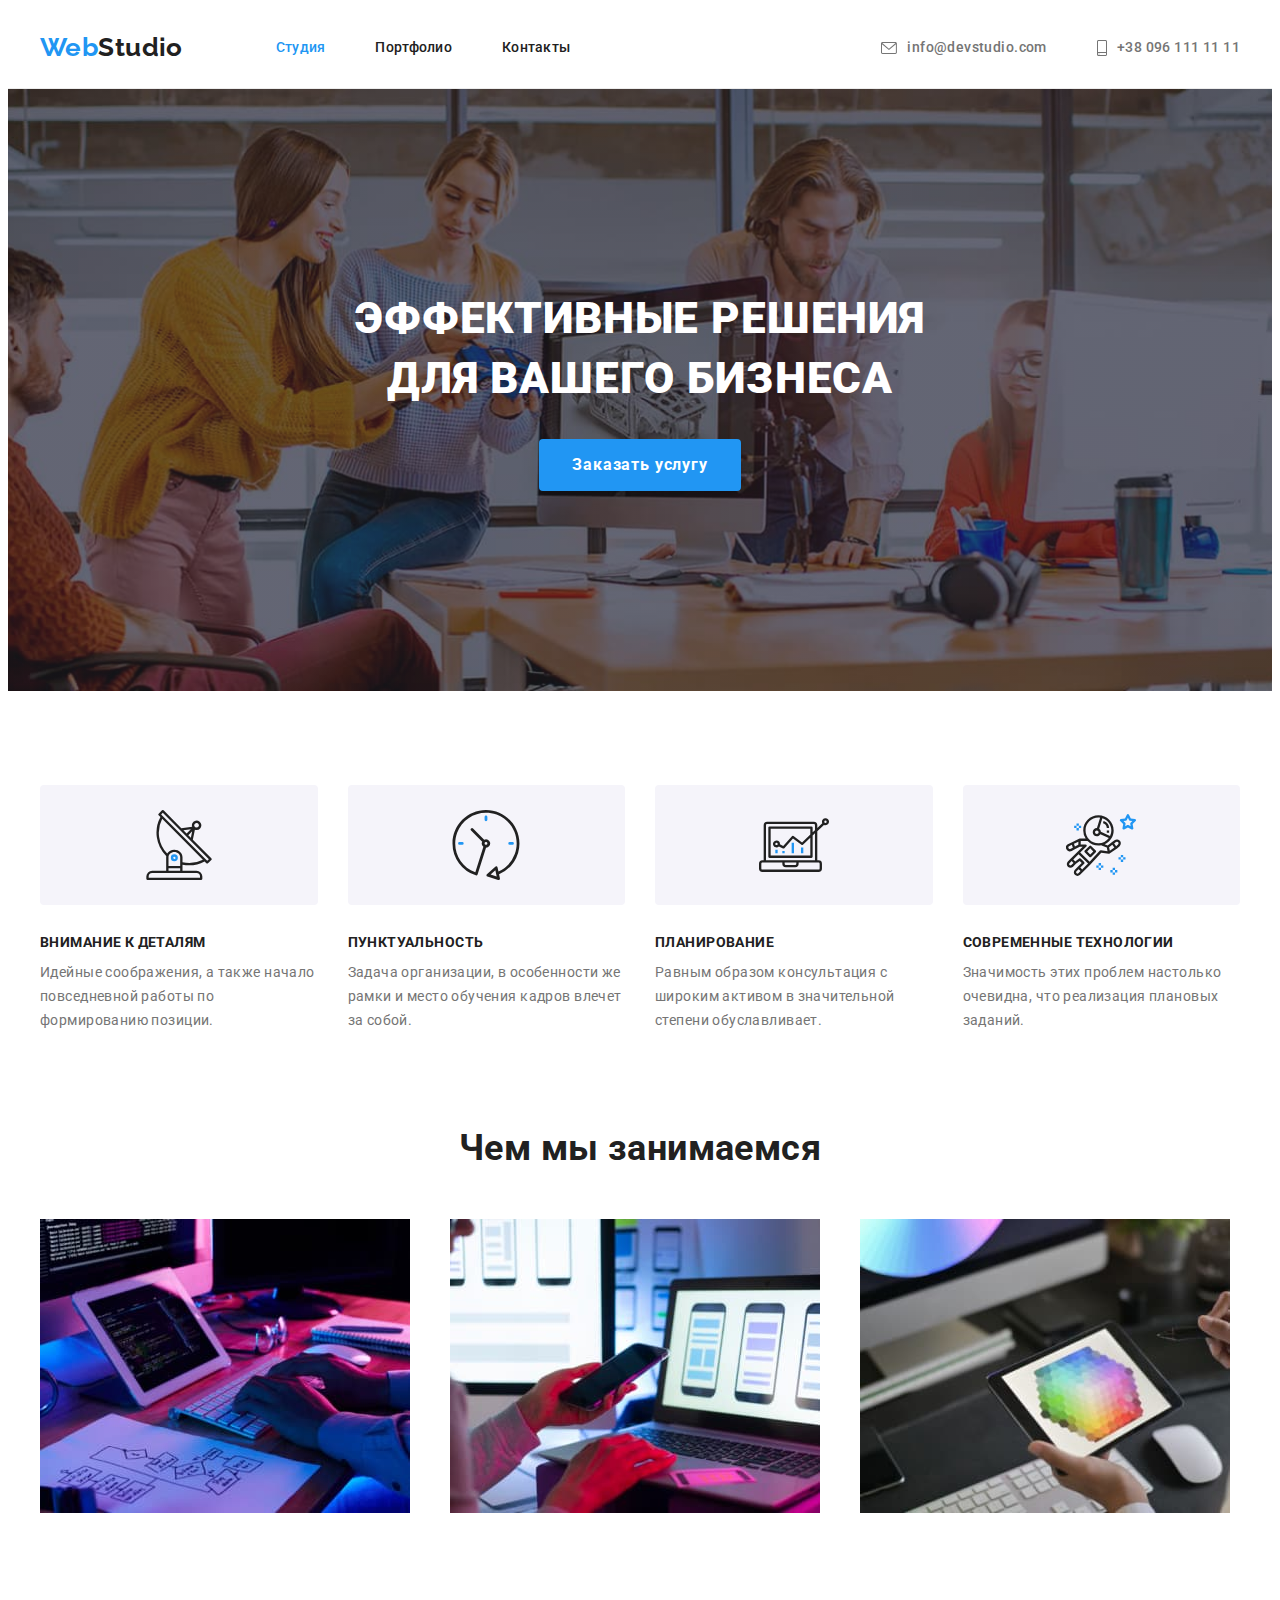
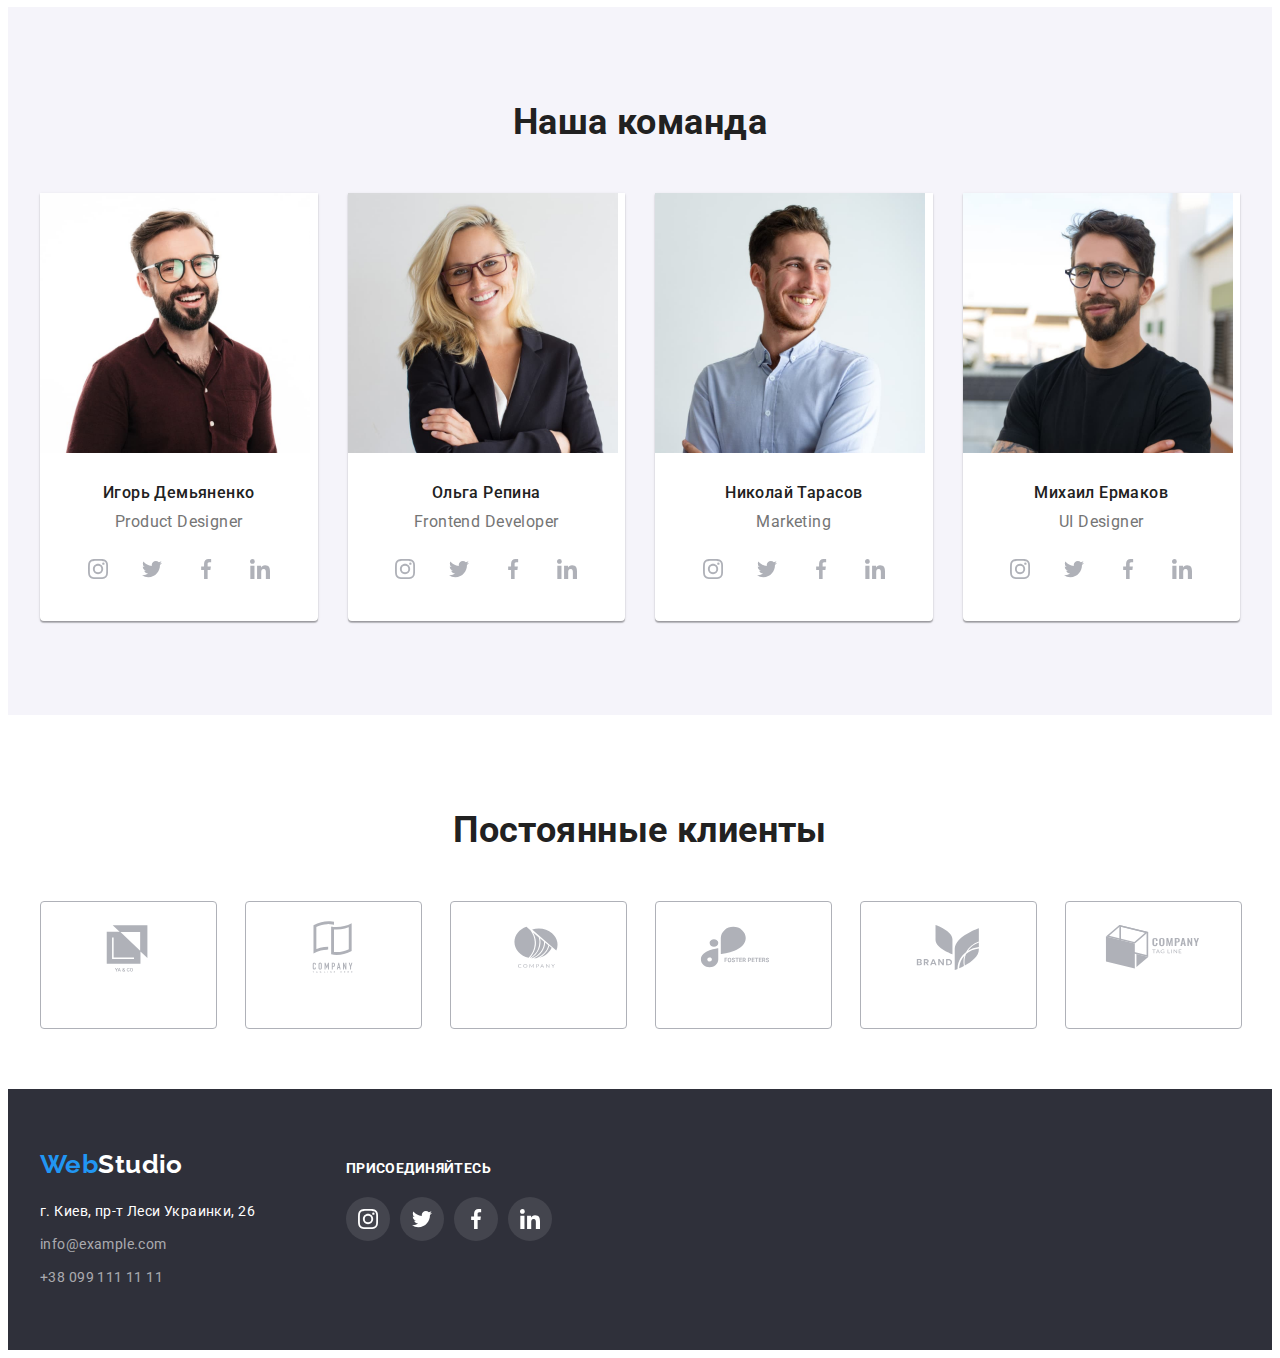
<file: index.html>
<!DOCTYPE html>
<html lang="ru">
	<head>
		<meta charset="UTF-8" />
		<meta http-equiv="X-UA-Compatible" content="IE=edge" />
		<meta name="viewport" content="width=device-width, initial-scale=1.0" />
		<title>Web Studio (Version 2.1)</title>
		<link rel="preconnect" href="https://fonts.googleapis.com" />
		<link rel="preconnect" href="https://fonts.gstatic.com" crossorigin />
		<link
			href="https://fonts.googleapis.com/css2?family=Raleway:wght@700&family=Roboto:wght@400;500;700;900&display=swap"
			rel="stylesheet"
		/>
		<link
			rel="stylesheet"
			href="https://cdnjs.cloudflare.com/ajax/libs/modern-normalize/1.1.0/modern-normalize.min.css"
			integrity="sha512-wpPYUAdjBVSE4KJnH1VR1HeZfpl1ub8YT/NKx4PuQ5NmX2tKuGu6U/JRp5y+Y8XG2tV+wKQpNHVUX03MfMFn9Q=="
			crossorigin="anonymous"
			referrerpolicy="no-referrer"
		/>
		<link rel="stylesheet" href="./css/styles.css" />
	</head>
	<body>
		<!-- HEADER -->
		<header class="header">
			<!-- Головна навігація -->
			<div class="main-nav container">
				<nav class="nav">
					<a href="./index.html" lang="en" class="logo link">
						Web<span class="accent">Studio</span>
					</a>
					<ul class="nav-list list">
						<li class="nav-list-item"><a href="./index.html" class="nav-link current link">Студия</a></li>
						<li class="nav-list-item"><a href="./portfolio.html" class="nav-link link">Портфолио</a></li>
						<li class="nav-list-item"><a href="" class="nav-link link">Контакты</a></li>
					</ul>
				</nav>
				<!-- Контакти -->
				<ul class="contact list">
					<li class="contact-item">
						<a href="mailto:info@devstudio.com" class="contact-link link">
							<svg class="contact-icon" width="16" height="12">
								<use href="./images/icons.svg#icon-envelope"></use>
							</svg>
							info@devstudio.com</a>
					</li>
					<li class="contact-item">
						<a href="tel:+380961111111" class="contact-link link">
							<svg class="contact-icon" width="10" height="16">
								<use href="./images/icons.svg#icon-smartphone"></use>
							</svg>
							+38 096 111 11 11</a></li>
				</ul>
			</div>
		</header>
		<!-- Main -->
		<main>
			<!-- Головний заголовок -->
			<section class="hero">
				<div class="container">
					<h1 class="hero-title">
						Эффективные решения
						<br />
						для вашего бизнеса
					</h1>
					<button type="button" class="btn">Заказать услугу</button>
				</div>
			</section>
			<!-- Переваги компанії -->
			<section class="benefits section">
				<div class="container">
					<h2 class="visually-hidden">Преимущества компании</h2>
					<ul class="list">
						<li class="benefits-item"><div class="benefits-decor">
							<svg class="benefits-icon" width="70" height="70">
								<use href="./images/icons.svg#icon-antenna"></use>
							</svg>
						</div>
							<h3 class="benefits-title">Внимание к деталям</h3>
							<p class="benefits-text">
								Идейные соображения, а также начало повседневной работы по формированию позиции.
							</p>
						</li>
						<li class="benefits-item"><div class="benefits-decor">
							<svg class="benefits-icon" width="70" height="70">
								<use href="./images/icons.svg#icon-clock"></use>
							</svg>
						</div>
							<h3 class="benefits-title">Пунктуальность</h3>
							<p class="benefits-text">
								Задача организации, в особенности же рамки и место обучения кадров влечет за собой.
							</p>
						</li>
						<li class="benefits-item"><div class="benefits-decor">
							<svg class="benefits-icon" width="70" height="70">
								<use href="./images/icons.svg#icon-diagram"></use>
							</svg>
						</div>
							<h3 class="benefits-title">Планирование</h3>
							<p class="benefits-text">
								Равным образом консультация с широким активом в значительной степени обуславливает.
							</p>
						</li>
						<li class="benefits-item"><div class="benefits-decor">
							<svg class="benefits-icon" width="70" height="70">
								<use href="./images/icons.svg#icon-astronaut"></use>
							</svg>
						</div>
							<h3 class="benefits-title">Современные технологии</h3>
							<p class="benefits-text">Значимость этих проблем настолько очевидна, что реализация плановых заданий.</p>
						</li>
					</ul>
				</div>
			</section>
			<!-- Чим займається компанія -->
			<section class="specialization section">
				<div class="container">
					<h2 class="section-title">Чем мы занимаемся</h2>
					<ul class="list">
						<li class="specialization-item">
							<img src="./images/project-1.jpg" alt="HTML разметка" width="370" />
						</li>
						<li class="specialization-item">
							<img src="./images/ptoject-2.jpg" alt="Адаптивная верстка" width="370" />
						</li>
						<li class="specialization-item">
							<img src="./images/project-3.jpg" alt="Дизайн" width="370" />
						</li>
					</ul>
				</div>
			</section>
			<!-- Співробітники -->
			<section class="team section">
				<div class="container">
					<h2 class="section-title">Наша команда</h2>
					<ul class="team-list list">
						<li class="team-card">
							<img src="./images/product-designer.jpg" alt="Фото" width="270" />
							<div class="card-content">
								<h3 class="team-title">Игорь Демьяненко</h3>
								<p lang="en" class="team-text">Product Designer</p>
								<ul class="team-soc-list list">
									<li class="team-soc-item">
										<a href="" class="team-soc-link link" aria-label="instagram">
											<svg class="team-soc-icon" width="20" height="20">
												<use href="./images/icons.svg#icon-instagram"></use>
											</svg>
										</a>
									</li>
									<li class="team-soc-item">
										<a href="" class="team-soc-link link" aria-label="twitter">
											<svg class="team-soc-icon" width="20" height="20">
												<use href="./images/icons.svg#icon-twitter"></use>
											</svg>
										</a>
									</li>
									<li class="team-soc-item">
										<a href="" class="team-soc-link link" aria-label="facebook">
											<svg class="team-soc-icon" width="20" height="20">
												<use href="./images/icons.svg#icon-facebook"></use>
											</svg>
										</a>
									</li>
									<li class="team-soc-item">
										<a href="" class="team-soc-link link" aria-label="linkedin">
											<svg class="team-soc-icon" width="20" height="20">
												<use href="./images/icons.svg#icon-linkedin"></use>
											</svg>
										</a>
									</li>
								</ul>
							</div>
						</li>
						<li class="team-card">
							<img src="./images/frontend-developer.jpg" alt="Фото" width="270" />
							<div class="card-content">
								<h3 class="team-title">Ольга Репина</h3>
								<p lang="en" class="team-text">Frontend Developer</p>
								<ul class="team-soc-list list">
									<li class="team-soc-item">
										<a href="" class="team-soc-link link" aria-label="instagram">
											<svg class="team-soc-icon" width="20" height="20">
												<use href="./images/icons.svg#icon-instagram"></use>
											</svg>
										</a>
									</li>
									<li class="team-soc-item">
										<a href="" class="team-soc-link link" aria-label="twitter">
											<svg class="team-soc-icon" width="20" height="20">
												<use href="./images/icons.svg#icon-twitter"></use>
											</svg>
										</a>
									</li>
									<li class="team-soc-item">
										<a href="" class="team-soc-link link" aria-label="facebook">
											<svg class="team-soc-icon" width="20" height="20">
												<use href="./images/icons.svg#icon-facebook"></use>
											</svg>
										</a>
									</li>
									<li class="team-soc-item">
										<a href="" class="team-soc-link link" aria-label="linkedin">
											<svg class="team-soc-icon" width="20" height="20">
												<use href="./images/icons.svg#icon-linkedin"></use>
											</svg>
										</a>
									</li>
								</ul>
							</div>
						</li>
						<li class="team-card">
							<img src="./images/marketing.jpg" alt="Фото" width="270" />
							<div class="card-content">
								<h3 class="team-title">Николай Тарасов</h3>
								<p lang="en" class="team-text">Marketing</p>
								<ul class="team-soc-list list">
									<li class="team-soc-item">
										<a href="" class="team-soc-link link" aria-label="instagram">
											<svg class="team-soc-icon" width="20" height="20">
												<use href="./images/icons.svg#icon-instagram"></use>
											</svg>
										</a>
									</li>
									<li class="team-soc-item">
										<a href="" class="team-soc-link link" aria-label="twitter">
											<svg class="team-soc-icon" width="20" height="20">
												<use href="./images/icons.svg#icon-twitter"></use>
											</svg>
										</a>
									</li>
									<li class="team-soc-item">
										<a href="" class="team-soc-link link" aria-label="facebook">
											<svg class="team-soc-icon" width="20" height="20">
												<use href="./images/icons.svg#icon-facebook"></use>
											</svg>
										</a>
									</li>
									<li class="team-soc-item">
										<a href="" class="team-soc-link link" aria-label="linkedin">
											<svg class="team-soc-icon" width="20" height="20">
												<use href="./images/icons.svg#icon-linkedin"></use>
											</svg>
										</a>
									</li>
								</ul>
							</div>
						</li>
						<li class="team-card">
							<img src="./images/ui-designer.jpg" alt="Фото" width="270" />
							<div class="card-content">
								<h3 class="team-title">Михаил Ермаков</h3>
								<p lang="en" class="team-text">UI Designer</p>
								<ul class="team-soc-list list">
									<li class="team-soc-item">
										<a href="" class="team-soc-link link" aria-label="instagram">
											<svg class="team-soc-icon" width="20" height="20">
												<use href="./images/icons.svg#icon-instagram"></use>
											</svg>
										</a>
									</li>
									<li class="team-soc-item">
										<a href="" class="team-soc-link link" aria-label="twitter">
											<svg class="team-soc-icon" width="20" height="20">
												<use href="./images/icons.svg#icon-twitter"></use>
											</svg>
										</a>
									</li>
									<li class="team-soc-item">
										<a href="" class="team-soc-link link" aria-label="facebook">
											<svg class="team-soc-icon" width="20" height="20">
												<use href="./images/icons.svg#icon-facebook"></use>
											</svg>
										</a>
									</li>
									<li class="team-soc-item">
										<a href="" class="team-soc-link link" aria-label="linkedin">
											<svg class="team-soc-icon" width="20" height="20">
												<use href="./images/icons.svg#icon-linkedin"></use>
											</svg>
										</a>
									</li>
								</ul>
							</div>
						</li>
					</ul>
				</div>
			</section>
			<!-- Clients -->
			<section class="clients section">
				<div class="container">
					<h2 class="section-title">Постоянные клиенты</h2>
					<ul class="clients-list list">
						<li class="clients-item">
							<a href="" class="clients-link link">
								<svg class="clients-icon" width="106" height="60">
									<use href="./images/icons.svg#icon-logo1"></use>
								</svg>
							</a>
						</li>
						<li class="clients-item">
							<a href="" class="clients-link link">
								<svg class="clients-icon" width="106" height="60">
									<use href="./images/icons.svg#icon-logo2"></use>
								</svg>
							</a>
						</li>
						<li class="clients-item">
							<a href="" class="clients-link link">
								<svg class="clients-icon" width="106" height="60">
									<use href="./images/icons.svg#icon-logo3"></use>
								</svg>
							</a>
						</li>
						<li class="clients-item">
							<a href="" class="clients-link link">
								<svg class="clients-icon" width="106" height="60">
									<use href="./images/icons.svg#icon-logo4"></use>
								</svg>
							</a>
						</li>
						<li class="clients-item">
							<a href="" class="clients-link link">
								<svg class="clients-icon" width="106" height="60">
									<use href="./images/icons.svg#icon-logo5"></use>
								</svg>
							</a>
						</li>
						<li class="clients-item">
							<a href="" class="clients-link link">
								<svg class="clients-icon" width="106" height="60">
									<use href="./images/icons.svg#icon-logo6"></use>
								</svg>
							</a>
						</li>
					</ul>
				</div>
			</section>
		</main>
		<!-- Footer -->
		<footer class="footer">
			<div class="container">
				<div class="footer-address">
					<h2 class="visually-hidden">Контакты</h2>
					<a href="./index.html" lang="en" class="logo link">
					Web<span class="accent">Studio</span>
				</a>
				<!-- Контактні дані компанії -->
				<address class="address">
					<ul class="list">
						<li class="address-item"><a href="" class="address-link link">г. Киев, пр-т Леси Украинки, 26</a></li>
						<li class="address-item">
							<a href="mailto:info@example.com" class="contacts-link link">info@example.com</a>
						</li>
						<li class="address-item"><a href="tel:+380991111111" class="contacts-link link">+38 099 111 11 11</a></li>
					</ul>
				</address>
				</div>
				<div class="footer-joinus">
					<h2 class="joinus-title">присоединяйтесь</h2>
					<ul class="joinus-list list">
									<li class="joinus-item">
										<a href="" class="joinus-link link" aria-label="instagram">
											<svg class="joinus-icon" width="20" height="20">
												<use href="./images/icons.svg#icon-instagram"></use>
											</svg>
										</a>
									</li>
									<li class="joinus-item">
										<a href="" class="joinus-link link" aria-label="twitter">
											<svg class="joinus-icon" width="20" height="20">
												<use href="./images/icons.svg#icon-twitter"></use>
											</svg>
										</a>
									</li>
									<li class="joinus-item">
										<a href="" class="joinus-link link" aria-label="facebook">
											<svg class="joinus-icon" width="20" height="20">
												<use href="./images/icons.svg#icon-facebook"></use>
											</svg>
										</a>
									</li>
									<li class="joinus-item">
										<a href="" class="joinus-link link" aria-label="linkedin">
											<svg class="joinus-icon" width="20" height="20">
												<use href="./images/icons.svg#icon-linkedin"></use>
											</svg>
										</a>
									</li>
								</ul>
				</div>
			</div>
		</footer>
	</body>
</html>
</file>
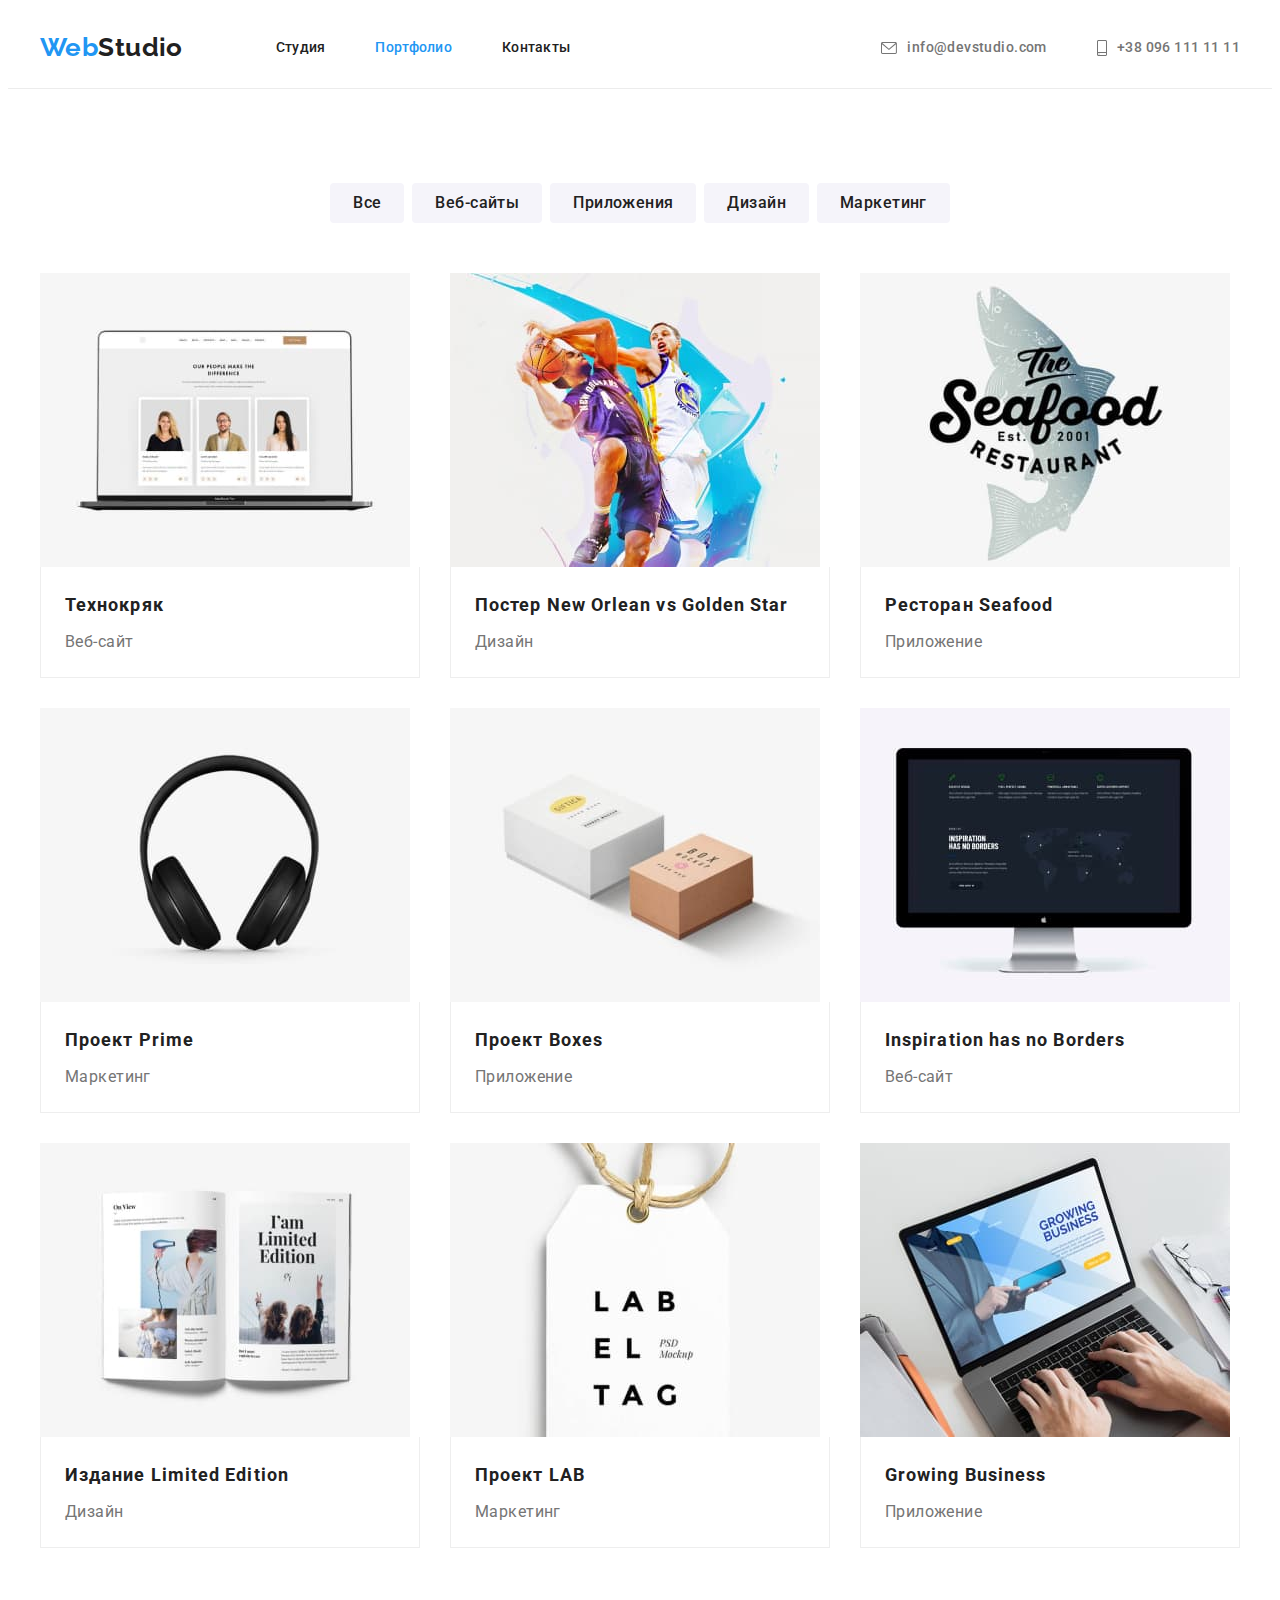
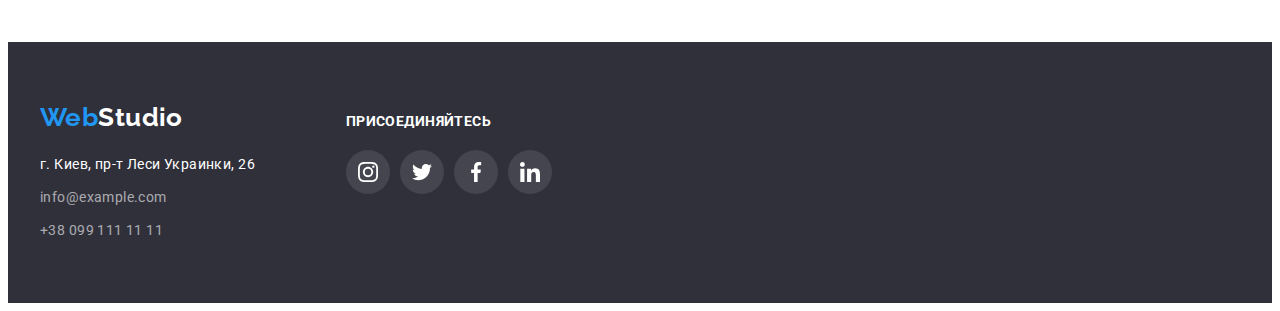
<file: portfolio.html>
<!DOCTYPE html>
<html lang="ru">
	<head>
		<meta charset="UTF-8" />
		<meta http-equiv="X-UA-Compatible" content="IE=edge" />
		<meta name="viewport" content="width=device-width, initial-scale=1.0" />
		<title>Портфолио - Web Studio (Version 2.1)</title>
		<link rel="preconnect" href="https://fonts.googleapis.com" />
		<link rel="preconnect" href="https://fonts.gstatic.com" crossorigin />
		<link
			href="https://fonts.googleapis.com/css2?family=Raleway:wght@700&family=Roboto:wght@400;500;700;900&display=swap"
			rel="stylesheet"
		/>
		<link
			rel="stylesheet"
			href="https://cdnjs.cloudflare.com/ajax/libs/modern-normalize/1.1.0/modern-normalize.min.css"
			integrity="sha512-wpPYUAdjBVSE4KJnH1VR1HeZfpl1ub8YT/NKx4PuQ5NmX2tKuGu6U/JRp5y+Y8XG2tV+wKQpNHVUX03MfMFn9Q=="
			crossorigin="anonymous"
			referrerpolicy="no-referrer"
		/>
		<link rel="stylesheet" href="./css/styles.css" />
	</head>
	<body>
		<!-- HEADER -->
		<header class="header">
			<!-- Головна навігація -->
			<div class="main-nav container">
				<nav class="nav">
					<a href="./index.html" lang="en" class="logo link">
						Web<span class="accent">Studio</span>
					</a>
					<ul class="nav-list list">
						<li class="nav-list-item"><a href="./index.html" class="nav-link link">Студия</a></li>
						<li class="nav-list-item"><a href="./portfolio.html" class="nav-link link current">Портфолио</a></li>
						<li class="nav-list-item"><a href="" class="nav-link link">Контакты</a></li>
					</ul>
				</nav>
				<!-- Контакти -->
				<ul class="contact list">
					<li class="contact-item">
						<a href="mailto:info@devstudio.com" class="contact-link link">
							<svg class="contact-icon" width="16" height="12">
								<use href="./images/icons.svg#icon-envelope"></use>
							</svg>
							info@devstudio.com</a>
					</li>
					<li class="contact-item">
						<a href="tel:+380961111111" class="contact-link link">
							<svg class="contact-icon" width="10" height="16">
								<use href="./images/icons.svg#icon-smartphone"></use>
							</svg>
							+38 096 111 11 11</a></li>
				</ul>
			</div>
		</header>
		<!-- Портфоліо -->
		<main class="portfolio section">
			<div class="container">
				<h1 class="visually-hidden">Портфолио</h1>
				<!-- Filter -->
				<ul class="filter-list list">
					<li class="filter-item"><button type="button" class="btn">Все</button></li>
					<li class="filter-item"><button type="button" class="btn">Веб-сайты</button></li>
					<li class="filter-item"><button type="button" class="btn">Приложения</button></li>
					<li class="filter-item"><button type="button" class="btn">Дизайн</button></li>
					<li class="filter-item"><button type="button" class="btn">Маркетинг</button></li>
				</ul>
				<!-- Works -->
				<ul class="work-list list">
					<li class="work-item">
						<a href="" class="work-link link">
							<div class="card-thumb"><img src="./images/imgwork1.jpg" alt="Экран ноутбука" width="370" /></div>
							<div class="card-content">
								<h2 class="work-title">Технокряк</h2>
								<p class="work-text">Веб-сайт</p>
							</div>
						</a>
					</li>
					<li class="work-item">
						<a href="" class="work-link link">
							<div class="card-thumb">
								<img src="./images/imgwork2.jpg" alt="Два баскетболиста в борьбе" width="370" />
							</div>
							<div class="card-content">
								<h2 class="work-title">
									Постер
									<span lang="en">New Orlean vs Golden Star</span>
								</h2>
								<p class="work-text">Дизайн</p>
							</div>
						</a>
					</li>
					<li class="work-item">
						<a href="" class="work-link link">
							<div class="card-thumb"><img src="./images/imgwork3.jpg" alt="Эмблема ресторана" /></div>
							<div class="card-content">
								<h2 class="work-title">
									Ресторан
									<span lang="en">Seafood</span>
								</h2>
								<p class="work-text">Приложение</p>
							</div>
						</a>
					</li>
					<li class="work-item">
						<a href="" class="work-link link">
							<div class="card-thumb"><img src="./images/imgwork4.jpg" alt="Наушники" width="370" /></div>
							<div class="card-content">
								<h2 class="work-title">
									Проект
									<span lang="en">Prime</span>
								</h2>
								<p class="work-text">Маркетинг</p>
							</div>
						</a>
					</li>
					<li class="work-item">
						<a href="" class="work-link link">
							<div class="card-thumb"><img src="./images/imgwork5.jpg" alt="Две картонных коробки" width="370" /></div>
							<div class="card-content">
								<h2 class="work-title">
									Проект
									<span lang="en">Boxes</span>
								</h2>
								<p class="work-text">Приложение</p>
							</div>
						</a>
					</li>
					<li class="work-item">
						<a href="" class="work-link link">
							<div class="card-thumb"><img src="./images/imgwork6.jpg" alt="Экран монитора" width="370" /></div>
							<div class="card-content">
								<h2 class="work-title" lang="en">Inspiration has no Borders</h2>
								<p class="work-text">Веб-сайт</p>
							</div>
						</a>
					</li>
					<li class="work-item">
						<a href="" class="work-link link">
							<div class="card-thumb"><img src="./images/imgwork7.jpg" alt="Открытая книга" width="370" /></div>
							<div class="card-content">
								<h2 class="work-title">
									Издание
									<span lang="en">Limited Edition</span>
								</h2>
								<p class="work-text">Дизайн</p>
							</div>
						</a>
					</li>
					<li class="work-item">
						<a href="" class="work-link link">
							<div class="card-thumb"><img src="./images/imgwork8.jpg" alt="Бирка товара" width="370" /></div>
							<div class="card-content">
								<h2 class="work-title">
									Проект
									<span lang="en">LAB</span>
								</h2>
								<p class="work-text">Маркетинг</p>
							</div>
						</a>
					</li>
					<li class="work-item">
						<a href="" class="work-link link">
							<div class="card-thumb">
								<img src="./images/imgwork9.jpg" alt="Руки на клавиатуре ноутбука" width="370" />
							</div>
							<div class="card-content">
								<h2 lang="en" class="work-title">Growing Business</h2>
								<p class="work-text">Приложение</p>
							</div>
						</a>
					</li>
				</ul>
			</div>
		</main>
	<!-- Footer -->
		<footer class="footer">
			<div class="container">
				<div class="footer-address">
					<h2 class="visually-hidden">Контакты</h2>
					<a href="./index.html" lang="en" class="logo link">
					Web<span class="accent">Studio</span>
				</a>
				<!-- Контактні дані компанії -->
				<address class="address">
					<ul class="list">
						<li class="address-item"><a href="" class="address-link link">г. Киев, пр-т Леси Украинки, 26</a></li>
						<li class="address-item">
							<a href="mailto:info@example.com" class="contacts-link link">info@example.com</a>
						</li>
						<li class="address-item"><a href="tel:+380991111111" class="contacts-link link">+38 099 111 11 11</a></li>
					</ul>
				</address>
				</div>
				<div class="footer-joinus">
					<h2 class="joinus-title">присоединяйтесь</h2>
					<ul class="joinus-list list">
									<li class="joinus-item">
										<a href="" class="joinus-link link" aria-label="instagram">
											<svg class="joinus-icon" width="20" height="20">
												<use href="./images/icons.svg#icon-instagram"></use>
											</svg>
										</a>
									</li>
									<li class="joinus-item">
										<a href="" class="joinus-link link" aria-label="twitter">
											<svg class="joinus-icon" width="20" height="20">
												<use href="./images/icons.svg#icon-twitter"></use>
											</svg>
										</a>
									</li>
									<li class="joinus-item">
										<a href="" class="joinus-link link" aria-label="facebook">
											<svg class="joinus-icon" width="20" height="20">
												<use href="./images/icons.svg#icon-facebook"></use>
											</svg>
										</a>
									</li>
									<li class="joinus-item">
										<a href="" class="joinus-link link" aria-label="linkedin">
											<svg class="joinus-icon" width="20" height="20">
												<use href="./images/icons.svg#icon-linkedin"></use>
											</svg>
										</a>
									</li>
								</ul>
				</div>
			</div>
		</footer>
	</body>
</html>
</file>
<file: css/styles.css>
:root {
  --title-text-color: #212121;
  --primary-text-color: #757575;
  --text-color-light: #ffffff;
  --accent-color: #2196f3;
  --primary-bcg-color:#ffffff;
  --card-bcg-color: #ffffff;
  --btn-bcg-color: #f5f4fA;
  --icon-primary-color: #afb1b8;
  --icon-secondary-color: #ffffff;
  --section-padding-size: 94px;
  --card-set-gap: 30px;
  --card-shadow: 0px 1px 3px rgba(0, 0, 0, 0.12),
    0px 1px 1px rgba(0, 0, 0, 0.14),
    0px 2px 1px rgba(0, 0, 0, 0.2);
}

body {
  font-family: 'Roboto', sans-serif;
  font-size: 14px;
  letter-spacing: 0.03em;
  color: var(--primary-text-color);
  background-color: var(--primary-bcg-color);
}

h1,h2,h3,h4,h5,h6,p {
  margin: 0;
  padding: 0;
}
ul {
  margin: 0;
  padding: 0;
  padding-inline-start: 0;
}
img {
  display: block;
  max-width: 100%;
  height: auto;
}

/* Утилітарні класи*/
.list {
  list-style: none;
}
.link {
  text-decoration: none;
}
.btn {
  display: inline-block;
  padding: 6px 22px;
  border: 1px solid transparent;
  border-radius: 4px;

  font-family: inherit;
  font-weight: 500;
  font-size: 16px;
  line-height: 1.62;
  text-align: center;
  letter-spacing: inherit;
  color: var(--title-text-color);
  background-color: var(--btn-bcg-color);
  cursor: pointer;
}
.btn:hover,
.btn:focus {
  color: var(--text-color-light);
  background-color: var(--accent-color);
  outline: none;
  box-shadow: 0px 3px 1px rgba(0, 0, 0, 0.1), 0px 1px 2px rgba(0, 0, 0, 0.08), 0px 2px 2px rgba(0, 0, 0, 0.12);
}

.visually-hidden {
  position: absolute;
  white-space: nowrap;
  width: 1px;
  height: 1px;
  overflow: hidden;
  border: 0;
  padding: 0;
  clip: rect(0 0 0 0);
  clip-path: inset(50%);
  margin: -1px;
}

.container {
  width: 1200px;
  padding-left: 15px;
  padding-right: 15px;
  margin-right: auto;
  margin-left: auto;
}

.section {
  padding-top: var(--section-padding-size);
  padding-bottom: var(--section-padding-size);
}

/* Header */
.header {
  border-bottom: 1px solid #ececec;
}

/* Main Navigation */
.main-nav {
  display: flex;
}
.nav {
  display: flex;
  align-items: center;
}
/* Logo */
.logo {
  display: block;
  margin-right: 93px;

  font-family: 'Raleway', sans-serif;
  font-size: 26px;
  line-height: 1.2;
  font-weight: 700;
  color: var(--accent-color)
}

.logo:focus {
  outline: none;
}

.header .accent {
    color: var(--title-text-color);
}


/* Nav-list */
.nav-list {
  display: flex;
}

.nav-list-item:not(:last-child) {
  margin-right: 50px;
}

.nav-link {
  display: block;
  padding-top: 32px;
  padding-bottom: 32px;

  font-weight: 500;
  line-height: 1.14;
  letter-spacing: 0.02em;
  color: var(--title-text-color);
  }

.nav-link.current {
  color: var(--accent-color);
}

.nav-link:hover,
.nav-link:focus {
  color: var(--accent-color);
  outline: none;
}
.nav-link.current:hover,
.nav-link.current:focus {
  color: var(--title-text-color);
  outline: none;
}

/* Contacts */
.contact {
  display: flex;
  margin-left: auto;
}

.contact-item:not(:last-child) {
  margin-right: 50px;
}

.contact-link {
  display: flex;
  padding-top: 32px;
  padding-bottom: 32px;
  align-items: center;
  justify-content: center;

  font-weight: 500;
  line-height: 1.14;
  color: var(--primary-text-color);
  }

.contact-link:hover,
.contact-link:focus {
  color: var(--accent-color);
  outline: none;
}

.contact-icon {
  margin-right: 10px;
  fill: currentColor;
}

/* Hero */

.hero {
  background-color: #2F303A;
  background-image: linear-gradient(rgba(47, 48, 58, 0.4), rgba(47, 48, 58, 0.4)), url(../images/herobg.jpg);
  background-repeat: no-repeat;
  background-position: center;
  background-size: cover;
  max-width: 1600px;
  margin-left: auto;
  margin-right: auto;

  letter-spacing: 0.06em;
  text-align: center;
  padding-top: 200px;
  padding-bottom: 200px;
}

.hero-title {
  margin-bottom: 30px;

  font-weight: 900;
  font-size: 44px;
  line-height: 1.36;
  text-align: center;
  text-transform: uppercase;
  color: var(--text-color-light);
}
.hero .btn {
  padding: 10px 32px;

  font-weight: 700;
  line-height: 1.88;
  color: var(--text-color-light);
  background-color: var(--accent-color);
  box-shadow: 0px 4px 4px rgba(0, 0, 0, 0.15);
}
.hero .btn:hover,
.hero .btn:focus {
  background-color: #188ce8;
  outline: none;
}

/* Section */

.section-title {
  margin-bottom: 50px;

  font-weight: 700;
  font-size: 36px;
  line-height: 1.17;
  text-align: center;
  color: var(--title-text-color);
}

/* Benefits */

.benefits .list {
  display: flex;
  flex-wrap: wrap;
  margin-top: calc(-1 * var(--card-set-gap));
  margin-left: calc(-1 * var(--card-set-gap));
}

.benefits-item {
  flex-basis: calc(100% / 4 - var(--card-set-gap));
  margin-left: var(--card-set-gap);
  margin-top: var(--card-set-gap);
}

.benefits-decor{
  display: flex;
  background: #F5F4FA;
  border-radius: 4px;
  padding-top: 25px;
  padding-bottom: 25px;
  margin-bottom: 30px;
  justify-content: center;
}

.benefits-title {
  margin-bottom: 10px;

  font-weight: 700;
  font-size: 14px;
  line-height: 1.14;
  text-transform: uppercase;
  color: var(--title-text-color);
}

.benefits-text {
  line-height: 1.71;
}


/* Specialization */

.specialization.section {
  padding-top: 0;
}

.specialization .list {
  display: flex;
  margin-top: calc(-1 * var(--card-set-gap));
  margin-left: calc(-1 * var(--card-set-gap));
}

.specialization-item {
  flex-basis: calc(100% / 3 - var(--card-set-gap));
  margin-left: var(--card-set-gap);
  margin-top: var(--card-set-gap);
}


/* Team */

.team {
  background-color: #f5f4fA;
}

.team-list {
  display: flex;
  margin-top: calc(-1 * var(--card-set-gap));
  margin-left: calc(-1 * var(--card-set-gap));
}

.team-card {
  flex-basis: calc(100% / 4 - var(--card-set-gap));
  margin-left: var(--card-set-gap);
  margin-top: var(--card-set-gap);

  background-color: var(--card-bcg-color);
  text-align: center;
  box-shadow: var(--card-shadow);
  border-radius: 0px 0px 4px 4px;
  overflow: hidden;
}

.card-content {
  padding-top: 30px;
  padding-bottom: 30px;
}

.team-title {
  margin-bottom: 10px;

  font-weight: 500;
  font-size: 16px;
  line-height: 1.19;
  color: var(--title-text-color);
}
.team-text {
  font-size: 16px;
  line-height: 1.19;
  margin-bottom: 16px;
}

.team-soc-list {
  display: flex;
  justify-content: center;
}

.team-soc-item {
  margin-right: 10px;
}

.team-soc-item:last-child {
  margin-right: 0;
}

.team-soc-link {
  display: flex;
  align-items: center;
  justify-content: center;
  width: 44px;
  height: 44px;
  border-radius: 50%;
  color: var(--icon-primary-color);
}

.team-soc-link:hover,
.team-soc-link:focus {
  background-color: var(--accent-color);
  color: var(--icon-secondary-color);
  outline: none;
}

.team-soc-icon {
  fill: currentColor;
}

/* CLIENTS */

.clients-list {
  display: flex;
  flex-wrap: wrap;
  margin-top: calc(-1 * var(--card-set-gap));
  margin-left: calc(-1 * var(--card-set-gap));
}

.clients-item {
  flex-basis: calc(100% / 6 - var(--card-set-gap));
  margin-left: var(--card-set-gap);
  margin-top: var(--card-set-gap);
}

.clients-link {
  display: flex;
  width: 100%;
  height: 100%;
  padding-top: 16px;
  padding-bottom: 16px;
  justify-content: center;
  border: 1px solid var(--icon-primary-color);
  border-radius: 4px;
  color: var(--icon-primary-color);
}

.clients-icon {
  fill: currentColor;
}

.clients-link:hover,
.clients-link:focus {
  border: 1px solid var(--accent-color);
  color: var(--accent-color);
  outline: none;
}

/* Footer */

.footer {
  background-color: #2f303a;
  padding-top: 60px;
  padding-bottom: 60px;
}

.footer .container {
  display: flex;
  align-items: baseline;
}

.footer-address {
  margin-right: 70px;
}

.footer .logo {
  margin-bottom: 20px;
}

.footer .accent {
  color: var(--text-color-light);
}

.address {
font-style: normal;
line-height: 1.71;
}

.address-item:not(:last-child) {
  margin-bottom: 9px;
}

.address-link {
  color:var(--text-color-light)
}

.address-link:hover,
.address-link:focus,
.contacts-link:hover,
.contacts-link:focus {
  color: var(--accent-color);
  outline: none;
}

.contacts-link {
color: rgba(255, 255, 255, 0.6);
}

.joinus-title {
  margin-bottom: 20px;

  font-size: inherit;
  line-height: 1.14;
  text-transform: uppercase;
  color:var(--text-color-light);
}

.joinus-list {
  display: flex;
  justify-content: center;
}

.joinus-item {
  margin-right: 10px;
}

.joinus:last-child {
  margin-right: 0;
}

.joinus-link {
  display: flex;
  align-items: center;
  justify-content: center;
  width: 44px;
  height: 44px;
  border-radius: 50%;
  background-color: rgba(255, 255, 255, 0.1);;
  color: var(--icon-secondary-color);
}

.joinus-link:hover,
.joinus-link:focus {
  background-color: var(--accent-color);
  outline: none;
}

.joinus-icon {
  fill: currentColor;
}



/* Portfolio */


/* Filter */

.filter-list {
  display: flex;
  justify-content: center;
  margin-bottom: 50px;
}

.filter-item:not(:last-child) {
  margin-right: 8px;
} 

/* Work */

.work-list {
  display: flex;
  flex-wrap: wrap;
  margin-top: calc(-1 * var(--card-set-gap));
  margin-left: calc(-1 * var(--card-set-gap));
}
.work-link {
  display: block;
  overflow: hidden;
}

.work-link:hover,
.work-link:focus {
  box-shadow: 0px 1px 1px rgba(0, 0, 0, 0.12), 0px 4px 4px rgba(0, 0, 0, 0.06), 1px 4px 6px rgba(0, 0, 0, 0.16);
  outline: none;
}

.work-item {
  background-color: var(--card-bcg-color);
  flex-basis: calc(100% / 3 - var(--card-set-gap));
  margin-left: var(--card-set-gap);
  margin-top: var(--card-set-gap);
}

.work-list .card-content {
  padding: 20px 24px;
  border: 1px #EEEEEE;
  border-style: none solid solid solid;
}

.work-title {
  margin-bottom: 4px;
  
  font-weight: 700;
  font-size: 18px;
  line-height: 2;
  letter-spacing: 0.06em;
  color: var(--title-text-color);
}

.work-text {
  font-size: 16px;
  line-height: 1.88;
  color: var(--primary-text-color); 
}
</file>
